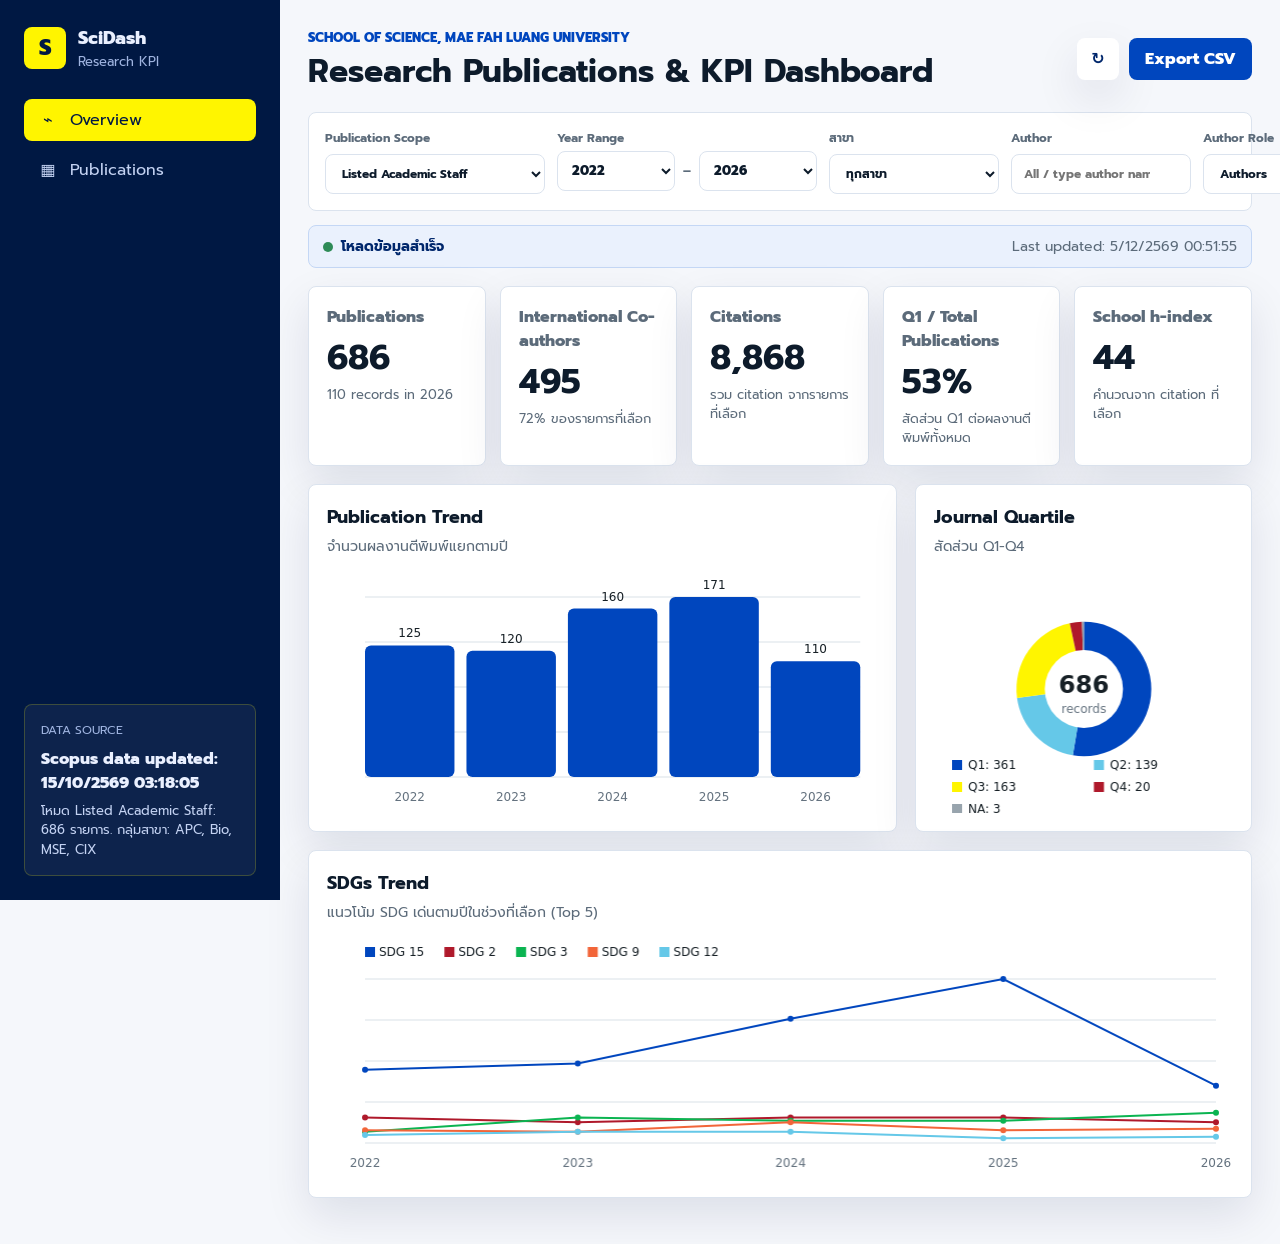
<file: index.html>
<!doctype html>
<html lang="th">
  <head>
    <meta charset="UTF-8" />
    <meta name="viewport" content="width=device-width, initial-scale=1.0" />
    <title>SciDash Research KPI Dashboard</title>
    <link rel="stylesheet" href="./styles.css?v=20260915h" />
  </head>
  <body>
    <div class="app-shell">
      <aside class="sidebar" aria-label="Main navigation">
        <div class="brand">
          <div class="brand-mark">S</div>
          <div>
            <p class="brand-name">SciDash</p>
            <p class="brand-subtitle">Research KPI</p>
          </div>
        </div>

        <nav class="nav-list">
          <button class="nav-item active" data-view="overview" type="button" aria-current="page">
            <span aria-hidden="true">⌁</span>
            Overview
          </button>
          <button class="nav-item" data-view="publications" type="button">
            <span aria-hidden="true">▦</span>
            Publications
          </button>
          <button class="nav-item" data-view="authors" type="button" hidden>
            <span aria-hidden="true">◉</span>
            Authors
          </button>
          <button class="nav-item" data-view="review" type="button" hidden>
            <span aria-hidden="true">✓</span>
            Review Queue
          </button>
        </nav>

        <div class="sync-panel">
          <p class="sync-label">Data source</p>
          <p class="sync-title" id="dataSourceTitle">Scopus API ready</p>
          <p class="sync-copy" id="dataSourceCopy">ระบบจะ sync ข้อมูลจริงย้อนหลัง 5 ปีอัตโนมัติเมื่อมี Scopus API key</p>
        </div>
      </aside>

      <main class="main-content">
        <header class="topbar">
          <div>
            <p class="eyebrow">School of Science, Mae Fah Luang University</p>
            <h1>Research Publications & KPI Dashboard</h1>
          </div>
          <div class="topbar-actions">
            <button class="icon-button" id="refreshButton" type="button" title="Sync Scopus" aria-label="Sync Scopus">↻</button>
            <button class="primary-button" id="exportButton" type="button">Export CSV</button>
          </div>
        </header>

        <section class="filters" aria-label="Dashboard filters">
          <label>
            <span>Publication Scope</span>
            <select id="dataScopeFilter">
              <option value="staff">Listed Academic Staff</option>
              <option value="affiliation">All School of Science Authors</option>
            </select>
          </label>
          <fieldset class="year-range-filter">
            <legend>Year Range</legend>
            <div class="year-range-options">
              <select id="yearFromFilter" aria-label="From year"></select>
              <span class="year-range-sep" aria-hidden="true">–</span>
              <select id="yearToFilter" aria-label="To year"></select>
            </div>
          </fieldset>
          <label>
            <span>สาขา</span>
            <select id="staffGroupFilter">
              <option value="all">ทุกสาขา</option>
              <option value="APC">APC</option>
              <option value="Bio">Bio</option>
              <option value="MSE">MSE</option>
              <option value="CIX">CIX</option>
            </select>
          </label>
          <label>
            <span>Author</span>
            <input id="authorFilter" list="authorOptions" type="search" placeholder="All / type author name" />
            <datalist id="authorOptions"></datalist>
          </label>
          <label>
            <span>Author Role</span>
            <select id="authorRoleFilter">
              <option value="all">Authors</option>
              <option value="first_author">First author</option>
              <option value="corresponding_author">Corresponding author</option>
              <option value="co_author">Co-author</option>
            </select>
          </label>
          <label>
            <span>Quartile</span>
            <select id="quartileFilter">
              <option value="all">All Quartiles</option>
              <option value="Q1">Q1</option>
              <option value="Q2">Q2</option>
              <option value="Q3">Q3</option>
              <option value="Q4">Q4</option>
              <option value="NA">NA</option>
            </select>
          </label>
          <label>
            <span>Search</span>
            <input id="searchInput" type="search" placeholder="keywords" />
          </label>
        </section>

        <section class="status-strip" aria-live="polite">
          <div>
            <span class="status-dot"></span>
            <strong id="syncStatus">ข้อมูลพร้อมใช้งาน</strong>
          </div>
          <p id="lastUpdated">Last updated: -</p>
        </section>

        <div class="view" data-view="overview">
          <section class="kpi-grid">
            <article class="kpi-card">
              <p>Publications</p>
              <strong id="totalPublications">0</strong>
              <span id="publicationDelta">-</span>
            </article>
            <article class="kpi-card">
              <p>International Co-authors</p>
              <strong id="internationalCollaborations">0</strong>
              <span id="internationalDelta">พบ affiliation นอกประเทศไทย</span>
            </article>
            <article class="kpi-card">
              <p>Citations</p>
              <strong id="totalCitations">0</strong>
              <span>รวม citation จากรายการที่เลือก</span>
            </article>
            <article class="kpi-card">
              <p>Q1 / Total Publications</p>
              <strong id="topQuartileRatio">0%</strong>
              <span>สัดส่วน Q1 ต่อผลงานตีพิมพ์ทั้งหมด</span>
            </article>
            <article class="kpi-card">
              <p>School h-index</p>
              <strong id="hIndex">0</strong>
              <span>คำนวณจาก citation ที่เลือก</span>
            </article>
          </section>

          <section class="dashboard-grid">
            <article class="panel wide">
              <div class="panel-header">
                <div>
                  <h2>Publication Trend</h2>
                  <p>จำนวนผลงานตีพิมพ์แยกตามปี</p>
                </div>
              </div>
              <canvas id="trendChart" height="240" aria-label="Publication trend chart"></canvas>
            </article>

            <article class="panel">
              <div class="panel-header">
                <div>
                  <h2>Journal Quartile</h2>
                  <p>สัดส่วน Q1-Q4</p>
                </div>
              </div>
              <canvas id="quartileChart" height="240" aria-label="Quartile chart"></canvas>
            </article>

            <article class="panel full-width">
              <div class="panel-header">
                <div>
                  <h2>SDGs Trend</h2>
                  <p>แนวโน้ม SDG เด่นตามปีในช่วงที่เลือก (Top 5)</p>
                </div>
              </div>
              <canvas id="sdgTrendChart" height="240" aria-label="SDG trend chart"></canvas>
            </article>
          </section>
        </div>

        <div class="view" data-view="authors" hidden>
          <section class="dashboard-grid">
            <article class="panel">
              <div class="panel-header">
                <div>
                  <h2>Top Authors</h2>
                  <p>จัดอันดับตามจำนวนผลงาน</p>
                </div>
              </div>
              <div class="rank-list" id="authorRankList"></div>
            </article>

            <article class="panel wide">
              <div class="panel-header">
                <div>
                  <h2>Yearly Dedupe Publications</h2>
                  <p>paper หนึ่งเรื่องนับหนึ่งครั้งตามข้อมูล Scopus API</p>
                </div>
              </div>
              <div class="yearly-summary" id="yearlySummary"></div>
            </article>
          </section>
        </div>

        <div class="view" data-view="publications" hidden>
          <section class="records-section">
            <div class="section-heading">
              <div>
                <h2>Publication Records</h2>
                <p>รายการผลงานที่ผ่านการคัดกรองเบื้องต้น</p>
              </div>
              <span id="recordCount">0 records</span>
            </div>

            <div class="table-wrap">
              <table>
                <thead>
                  <tr>
                    <th>ปี</th>
                    <th>ชื่อผลงาน</th>
                    <th>อาจารย์ที่ตรงกับรายชื่อ</th>
                    <th>บทบาท</th>
                    <th>วารสาร</th>
                    <th>Quartile</th>
                    <th>SDG</th>
                    <th>Citations</th>
                    <th>สถานะ</th>
                  </tr>
                </thead>
                <tbody id="publicationTable"></tbody>
              </table>
            </div>
            <button class="icon-button load-more-button" id="loadMoreButton" type="button" hidden>โหลดเพิ่มเติม</button>
          </section>
        </div>

        <div class="view" data-view="review" hidden>
          <section class="review-section">
            <div class="section-heading">
              <div>
                <h2>Review Queue</h2>
                <p>รายการที่ต้องตรวจสอบ affiliation หรือ author mapping เพิ่มเติม</p>
              </div>
              <span id="reviewCount">0 pending</span>
            </div>
            <div class="review-grid" id="reviewGrid"></div>
          </section>
        </div>
      </main>
    </div>

    <script src="./app.js?v=20260915h"></script>
  </body>
</html>
</file>
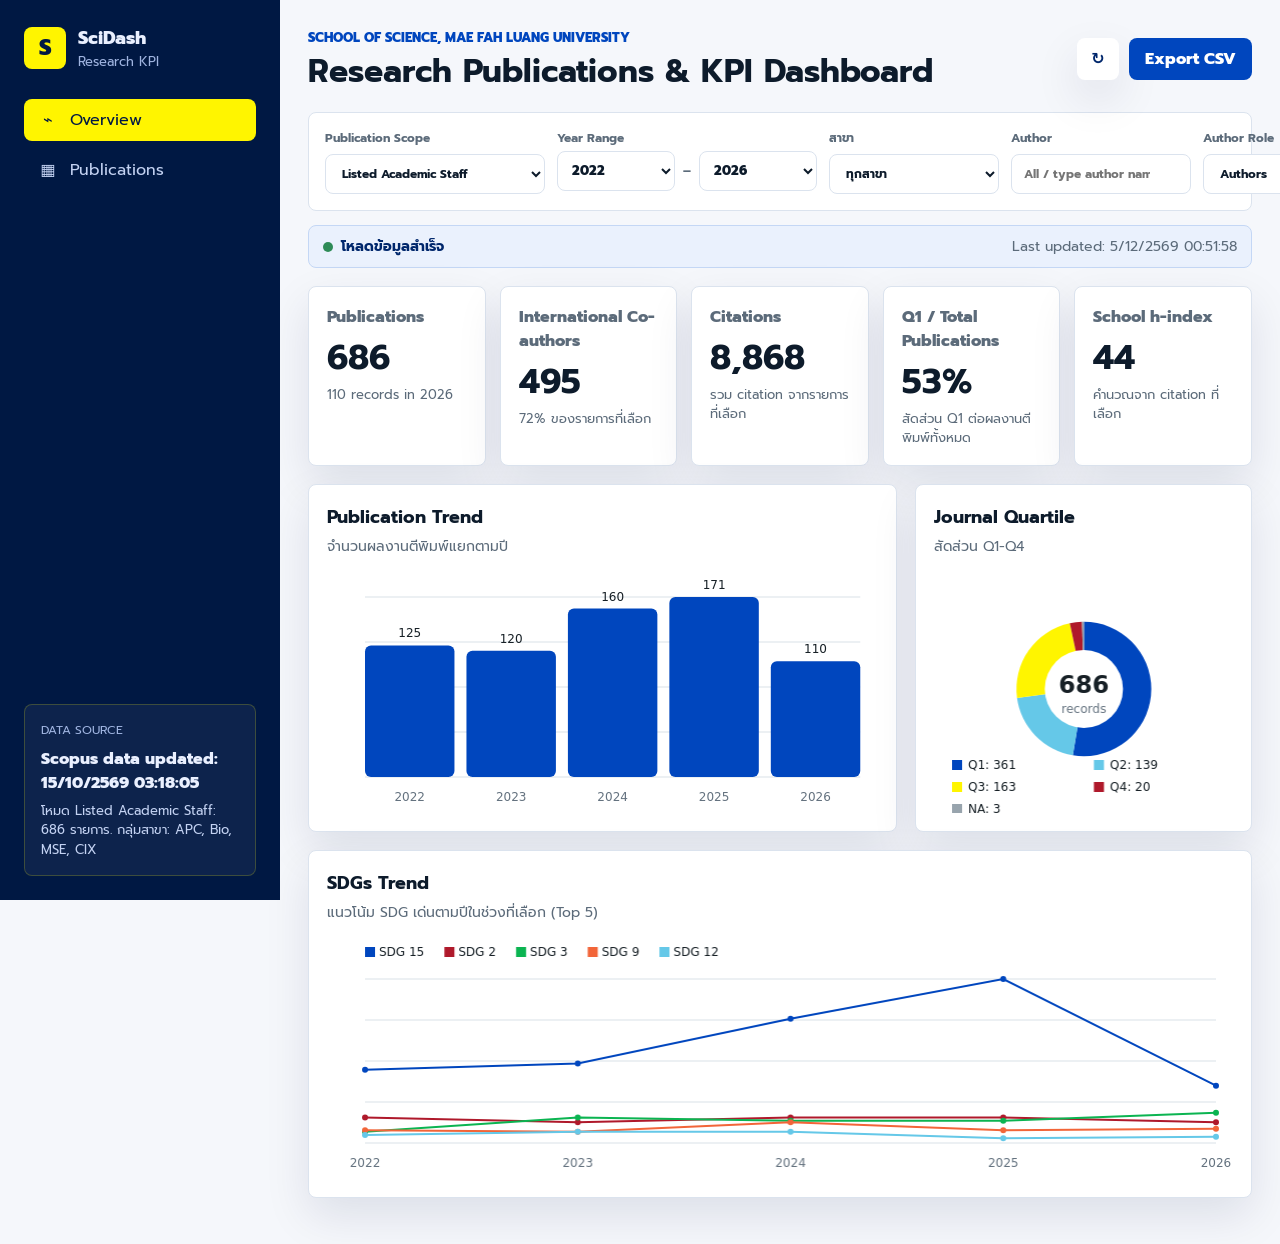
<file: preview.html>
<!doctype html>
<html lang="en">
  <head>
    <meta charset="utf-8">
    <meta http-equiv="refresh" content="0; url=/">
    <title>SciDash Preview Redirect</title>
    <script>
      window.location.replace("/");
    </script>
  </head>
  <body>
    <p>Opening SciDash dashboard...</p>
  </body>
</html>
</file>
<file: styles.css>
@import url("https://fonts.googleapis.com/css2?family=Prompt:wght@300;400;500;600;700;800&display=swap");

:root {
  /* SCI MFU brand identity -- see sci-mfu-brand-guide */
  --bg: #f5f7fb;
  --surface: #ffffff;
  --surface-soft: #eef3fb;
  --ink: #0d1b2b;
  --muted: #5c6b7a;
  --line: #dbe3ee;
  --mfu-blue: #0046be;
  --mfu-blue-strong: #00276c;
  --mfu-blue-deep: #001843;
  --mfu-yellow: #fff500;
  --mfu-crimson: #af192b;
  --primary: var(--mfu-blue);
  --primary-strong: var(--mfu-blue-strong);
  --accent: var(--mfu-crimson);
  --green: #2e8b57;
  --amber: #c98b25;
  --red: var(--mfu-crimson);
  --shadow: 0 18px 45px rgba(0, 24, 67, 0.1);
}

* {
  box-sizing: border-box;
}

html {
  scroll-behavior: smooth;
}

body {
  margin: 0;
  background: var(--bg);
  color: var(--ink);
  font-family: "MiSans Thai", "MiSans", Prompt, Inter, ui-sans-serif, system-ui, -apple-system, BlinkMacSystemFont, "Segoe UI", sans-serif;
}

button,
input,
select {
  font: inherit;
}

.app-shell {
  display: grid;
  grid-template-columns: 280px minmax(0, 1fr);
  min-height: 100vh;
}

.sidebar {
  position: sticky;
  top: 0;
  height: 100vh;
  display: flex;
  flex-direction: column;
  gap: 28px;
  padding: 24px;
  background: var(--mfu-blue-deep);
  color: #eaf0ff;
}

.brand {
  display: flex;
  align-items: center;
  gap: 12px;
}

.brand-mark {
  display: grid;
  width: 42px;
  height: 42px;
  place-items: center;
  border-radius: 8px;
  background: var(--mfu-yellow);
  color: var(--mfu-blue-deep);
  font-size: 22px;
  font-weight: 800;
}

.brand-name,
.brand-subtitle,
.eyebrow,
.sync-label,
.sync-title,
.sync-copy,
.kpi-card p,
.kpi-card span,
.panel-header p,
.section-heading p,
#recordCount,
#reviewCount {
  margin: 0;
}

.brand-name {
  font-weight: 800;
  font-size: 18px;
}

.brand-subtitle {
  color: #9fb4e0;
  font-size: 13px;
}

.nav-list {
  display: grid;
  gap: 8px;
}

.nav-item {
  display: flex;
  align-items: center;
  gap: 10px;
  width: 100%;
  min-height: 42px;
  padding: 0 12px;
  border: 0;
  border-radius: 8px;
  background: transparent;
  color: #c3d2f2;
  text-decoration: none;
  font: inherit;
  text-align: left;
  cursor: pointer;
}

.nav-item[hidden] {
  display: none;
}

.nav-item span {
  display: inline-grid;
  width: 24px;
  place-items: center;
}

.nav-item:hover {
  background: rgba(255, 245, 0, 0.1);
  color: #ffffff;
}

.nav-item.active {
  background: var(--mfu-yellow);
  color: var(--mfu-blue-deep);
}

.sync-panel {
  margin-top: auto;
  padding: 16px;
  border: 1px solid rgba(255, 245, 0, 0.2);
  border-radius: 8px;
  background: rgba(255, 255, 255, 0.05);
}

.sync-label {
  color: #9fb4e0;
  font-size: 12px;
  text-transform: uppercase;
}

.sync-title {
  margin-top: 8px;
  font-weight: 750;
}

.sync-copy {
  margin-top: 6px;
  color: #c3d2f2;
  font-size: 13px;
  line-height: 1.5;
}

.main-content {
  width: 100%;
  max-width: 1500px;
  margin: 0 auto;
  padding: 28px;
}

.topbar {
  display: flex;
  align-items: center;
  justify-content: space-between;
  gap: 18px;
  margin-bottom: 22px;
}

.eyebrow {
  color: var(--primary);
  font-size: 13px;
  font-weight: 750;
  text-transform: uppercase;
}

h1,
h2 {
  margin: 0;
  letter-spacing: 0;
}

h1 {
  margin-top: 6px;
  font-size: 32px;
  line-height: 1.16;
}

h2 {
  font-size: 18px;
}

.topbar-actions {
  display: flex;
  align-items: center;
  gap: 10px;
}

.icon-button,
.primary-button {
  min-height: 42px;
  border: 0;
  border-radius: 8px;
  cursor: pointer;
  font-weight: 750;
}

.icon-button {
  width: 42px;
  background: var(--surface);
  color: var(--primary-strong);
  box-shadow: var(--shadow);
}

.primary-button {
  padding: 0 16px;
  background: var(--primary);
  color: #ffffff;
}

.icon-button:hover,
.primary-button:hover {
  transform: translateY(-1px);
}

.icon-button:disabled,
.primary-button:disabled {
  cursor: wait;
  opacity: 0.6;
  transform: none;
}

.filters {
  display: grid;
  grid-template-columns: minmax(220px, 1fr) minmax(260px, 1.25fr) minmax(170px, 1fr) minmax(180px, 1fr) minmax(160px, 0.9fr) minmax(130px, 0.7fr) minmax(210px, 1.15fr);
  gap: 12px;
  margin-bottom: 14px;
  padding: 16px;
  border: 1px solid var(--line);
  border-radius: 8px;
  background: var(--surface);
}

.filters > label,
.filters > fieldset {
  display: grid;
  gap: 7px;
  min-width: 0;
  margin: 0;
  padding: 0;
  border: 0;
  color: var(--muted);
  font-size: 12px;
  font-weight: 700;
}

.filters legend {
  padding: 0;
}

.filters select,
.filters input {
  width: 100%;
  min-height: 40px;
  border: 1px solid var(--line);
  border-radius: 8px;
  padding: 0 12px;
  background: #fff;
  color: var(--ink);
}

.filters select:disabled,
.filters input:disabled {
  cursor: not-allowed;
  background: #f4f6f7;
  color: #8a969f;
}

.year-range-options {
  display: flex;
  align-items: center;
  gap: 8px;
  min-height: 40px;
}

.year-range-options select {
  min-width: 0;
  flex: 1;
  min-height: 40px;
  border: 1px solid var(--line);
  border-radius: 8px;
  padding: 0 10px;
  background: #fff;
  color: var(--ink);
  font-size: 13px;
  font-weight: 750;
}

.year-range-sep {
  color: var(--muted);
  font-weight: 700;
}

.load-more-button {
  width: auto;
  min-width: 160px;
  margin: 14px auto 0;
  padding: 0 20px;
  display: block;
  background: var(--surface);
  color: var(--primary-strong);
  box-shadow: var(--shadow);
}

.load-more-button[hidden] {
  display: none;
}

.status-strip {
  display: flex;
  align-items: center;
  justify-content: space-between;
  gap: 12px;
  margin-bottom: 18px;
  padding: 10px 14px;
  border: 1px solid #c4d7f5;
  border-radius: 8px;
  background: #eaf1fd;
  color: var(--mfu-blue-strong);
  font-size: 14px;
}

.status-strip div {
  display: flex;
  align-items: center;
  gap: 8px;
}

.status-dot {
  width: 10px;
  height: 10px;
  border-radius: 50%;
  background: var(--green);
}

#lastUpdated {
  margin: 0;
  color: var(--muted);
}

.kpi-grid {
  display: grid;
  grid-template-columns: repeat(5, minmax(0, 1fr));
  gap: 14px;
  margin-bottom: 18px;
}

.kpi-card,
.panel,
.records-section,
.review-section {
  border: 1px solid var(--line);
  border-radius: 8px;
  background: var(--surface);
  box-shadow: var(--shadow);
}

.kpi-card {
  min-height: 136px;
  padding: 18px;
}

.kpi-card p {
  color: var(--muted);
  font-weight: 750;
}

.kpi-card strong {
  display: block;
  margin-top: 12px;
  font-size: 34px;
  line-height: 1;
}

.kpi-card span {
  display: block;
  margin-top: 10px;
  color: var(--muted);
  font-size: 13px;
}

.dashboard-grid {
  display: grid;
  grid-template-columns: minmax(0, 1.4fr) minmax(320px, 0.8fr);
  gap: 18px;
  margin-bottom: 18px;
}

.panel {
  padding: 18px;
}

.panel.wide {
  grid-column: span 1;
}

.panel.full-width {
  grid-column: 1 / -1;
}

.panel-header,
.section-heading {
  display: flex;
  justify-content: space-between;
  gap: 12px;
  margin-bottom: 16px;
}

.panel-header p,
.section-heading p {
  margin-top: 5px;
  color: var(--muted);
  font-size: 14px;
}

canvas {
  display: block;
  width: 100%;
  height: 240px;
}

.rank-list {
  display: grid;
  gap: 12px;
}

.yearly-summary {
  display: grid;
  gap: 12px;
}

.yearly-item {
  display: grid;
  gap: 8px;
}

.yearly-row {
  display: flex;
  align-items: center;
  justify-content: space-between;
  gap: 12px;
  font-size: 14px;
}

.rank-item {
  display: grid;
  gap: 8px;
}

.rank-row {
  display: flex;
  align-items: center;
  justify-content: space-between;
  gap: 12px;
  font-size: 14px;
}

.rank-row strong {
  display: flex;
  flex-wrap: wrap;
  align-items: center;
  gap: 6px;
}

.rank-bar {
  height: 9px;
  overflow: hidden;
  border-radius: 999px;
  background: var(--surface-soft);
}

.rank-bar span {
  display: block;
  height: 100%;
  border-radius: inherit;
  background: var(--primary);
}

.records-section,
.review-section {
  padding: 18px;
  margin-bottom: 18px;
}

#recordCount,
#reviewCount {
  align-self: start;
  padding: 5px 10px;
  border-radius: 999px;
  background: var(--surface-soft);
  color: var(--muted);
  font-size: 13px;
  font-weight: 750;
}

.table-wrap {
  overflow-x: auto;
  border: 1px solid var(--line);
  border-radius: 8px;
}

table {
  width: 100%;
  min-width: 1080px;
  border-collapse: collapse;
  background: #fff;
}

th,
td {
  padding: 13px 14px;
  border-bottom: 1px solid var(--line);
  text-align: left;
  vertical-align: top;
  font-size: 14px;
}

th {
  background: #f8fafb;
  color: var(--muted);
  font-size: 12px;
  text-transform: uppercase;
}

tbody tr:last-child td {
  border-bottom: 0;
}

.pub-title {
  display: grid;
  gap: 4px;
  min-width: 280px;
}

.pub-title strong {
  font-size: 14px;
}

.pub-title span {
  color: var(--muted);
  font-size: 12px;
}

.staff-name {
  display: flex;
  flex-wrap: wrap;
  align-items: center;
  gap: 6px;
  margin-bottom: 5px;
}

.staff-name:last-child {
  margin-bottom: 0;
}

.staff-group-pill {
  display: inline-flex;
  align-items: center;
  min-height: 20px;
  padding: 2px 7px;
  border-radius: 999px;
  background: #e8f1fb;
  color: var(--mfu-blue-strong);
  font-size: 11px;
  font-weight: 800;
  white-space: nowrap;
}

.staff-empty {
  color: var(--muted);
  font-size: 12px;
  white-space: nowrap;
}

.staff-no-match {
  display: grid;
  gap: 6px;
  justify-items: start;
}

.school-evidence {
  display: inline-flex;
  align-items: center;
  min-height: 21px;
  padding: 2px 7px;
  border-radius: 999px;
  background: #e8f1fb;
  color: #1d5d8f;
  font-size: 11px;
  font-weight: 800;
  white-space: nowrap;
}

.school-evidence.review {
  background: #fff4dd;
  color: #8a5a10;
}

.badge {
  display: inline-flex;
  min-width: 42px;
  justify-content: center;
  padding: 4px 9px;
  border-radius: 999px;
  font-weight: 800;
  font-size: 12px;
}

.badge.q1 {
  background: #e3ebfb;
  color: var(--mfu-blue-strong);
}

.badge.q2 {
  background: #e6f7fc;
  color: #0d7ea8;
}

.badge.q3 {
  background: #fffbcc;
  color: #6b6300;
}

.badge.q4 {
  background: #fbe4e7;
  color: var(--mfu-crimson);
}

.badge.na {
  background: #edf0f2;
  color: #4f5d66;
}

.quartile-cell {
  display: grid;
  gap: 5px;
  justify-items: start;
}

.quartile-cell span:last-child {
  color: var(--muted);
  font-size: 12px;
  white-space: nowrap;
}

.sdg-list {
  display: flex;
  flex-wrap: wrap;
  gap: 5px;
  min-width: 96px;
}

.sdg-badge {
  display: inline-flex;
  align-items: center;
  min-height: 24px;
  padding: 3px 8px;
  border-radius: 999px;
  background: #e7f2ed;
  color: #1f5f45;
  font-size: 12px;
  font-weight: 800;
  white-space: nowrap;
}

.sdg-empty {
  color: var(--muted);
  font-size: 12px;
  white-space: nowrap;
}

.status {
  display: inline-flex;
  padding: 4px 9px;
  border-radius: 999px;
  font-size: 12px;
  font-weight: 800;
}

.status.verified {
  background: #e4f4ed;
  color: #19623c;
}

.status.review {
  background: #fff4dd;
  color: #8a5a10;
}

.review-grid {
  display: grid;
  grid-template-columns: repeat(3, minmax(0, 1fr));
  gap: 12px;
}

.review-card {
  display: grid;
  gap: 10px;
  padding: 14px;
  border: 1px solid var(--line);
  border-radius: 8px;
  background: #fff;
}

.review-card strong {
  line-height: 1.35;
}

.review-card p {
  margin: 0;
  color: var(--muted);
  font-size: 13px;
  line-height: 1.5;
}

.empty-state {
  padding: 28px;
  color: var(--muted);
  text-align: center;
}

@media (max-width: 1100px) {
  .app-shell {
    grid-template-columns: 1fr;
  }

  .sidebar {
    position: static;
    height: auto;
    padding: 18px;
  }

  .nav-list {
    grid-template-columns: repeat(4, minmax(0, 1fr));
  }

  .sync-panel {
    margin-top: 0;
  }

  .filters,
  .kpi-grid,
  .dashboard-grid,
  .review-grid {
    grid-template-columns: repeat(2, minmax(0, 1fr));
  }
}

@media (max-width: 720px) {
  .main-content {
    padding: 18px;
  }

  .topbar,
  .status-strip,
  .section-heading,
  .panel-header {
    align-items: flex-start;
    flex-direction: column;
  }

  h1 {
    font-size: 26px;
  }

  .topbar-actions {
    width: 100%;
  }

  .primary-button {
    flex: 1;
  }

  .nav-list,
  .filters,
  .kpi-grid,
  .dashboard-grid,
  .review-grid {
    grid-template-columns: 1fr;
  }

  .nav-item {
    min-height: 38px;
  }
}
</file>
